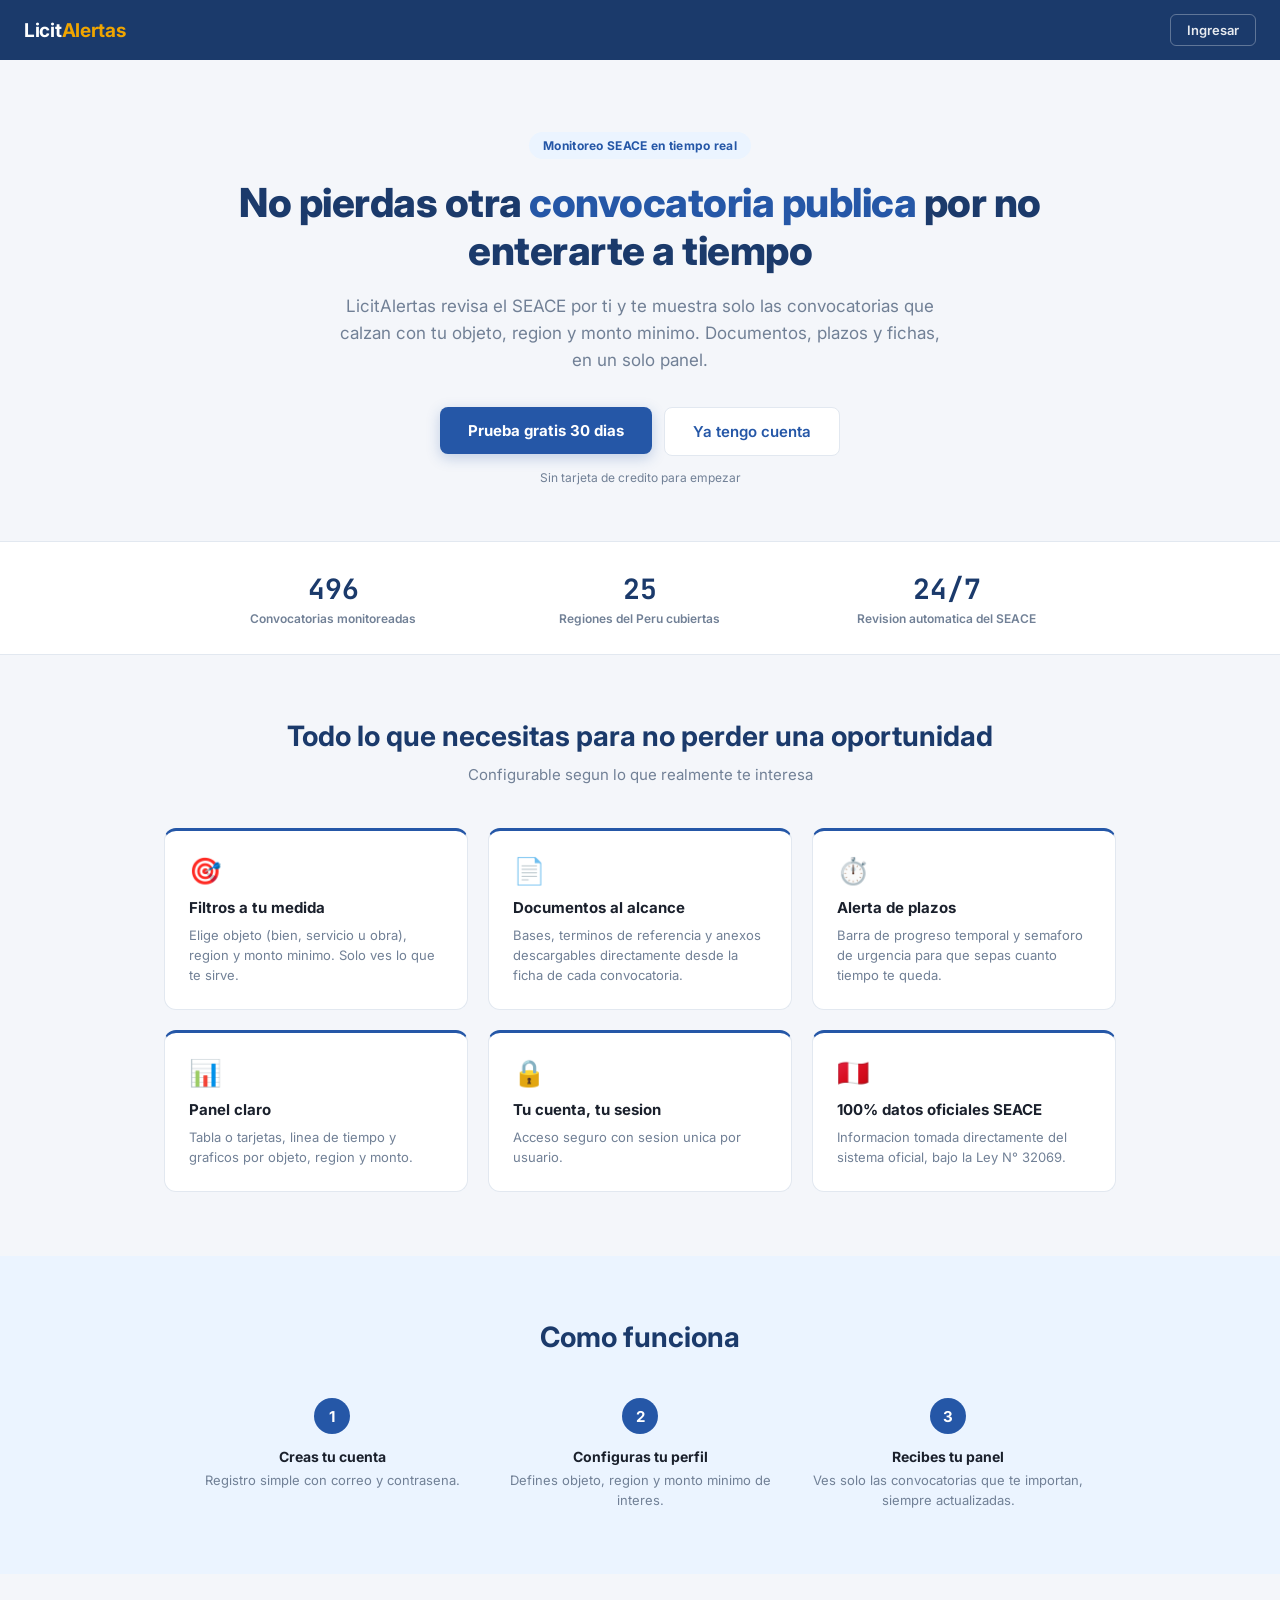
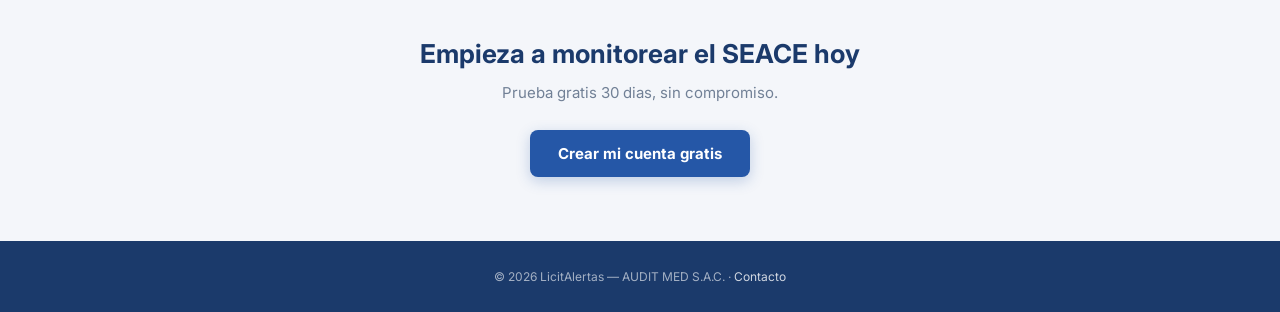
<file: landing.html>
<!DOCTYPE html>
<html lang="es">
<head>
<meta charset="UTF-8">
<meta name="viewport" content="width=device-width, initial-scale=1.0">
<title>LicitAlertas — Monitoreo automatico de convocatorias SEACE</title>
<meta name="description" content="LicitAlertas monitorea el SEACE peruano y te alerta de convocatorias segun tu objeto, region y monto. Prueba gratis.">
<style>
@import url('https://fonts.googleapis.com/css2?family=Inter:wght@400;500;600;700;800&family=JetBrains+Mono:wght@600;700&display=swap');

:root {
  --azul:     #1B3A6B;
  --azul-mid: #2557A7;
  --azul-lt:  #EBF4FF;
  --acento:   #F0A500;
  --fondo:    #F4F6FA;
  --blanco:   #FFFFFF;
  --borde:    #E2E8F0;
  --texto:    #1A202C;
  --muted:    #718096;
  --normal:   #276749;
}

* { box-sizing: border-box; margin: 0; padding: 0; }
body { font-family: 'Inter', sans-serif; background: var(--fondo); color: var(--texto); }
a { text-decoration: none; }

/* ── HEADER ── */
header {
  background: var(--azul);
  height: 60px;
  display: flex;
  align-items: center;
  justify-content: space-between;
  padding: 0 24px;
  position: sticky; top: 0; z-index: 100;
}
.logo { font-size: 19px; font-weight: 700; color: #fff; letter-spacing: -0.3px; }
.logo span { color: var(--acento); }
.btn-header-login {
  background: transparent; color: rgba(255,255,255,0.9);
  border: 1px solid rgba(255,255,255,0.3); border-radius: 6px;
  padding: 7px 16px; font-size: 13px; font-weight: 600;
  font-family: 'Inter', sans-serif;
}
.btn-header-login:hover { background: rgba(255,255,255,0.1); color: #fff; }

/* ── HERO ── */
.hero {
  max-width: 900px;
  margin: 0 auto;
  padding: 72px 24px 56px;
  text-align: center;
}
.hero-badge {
  display: inline-block;
  background: var(--azul-lt); color: var(--azul-mid);
  font-size: 12px; font-weight: 700;
  padding: 6px 14px; border-radius: 20px;
  margin-bottom: 20px; letter-spacing: 0.3px;
}
.hero h1 {
  font-size: 40px; font-weight: 800; line-height: 1.2;
  color: var(--azul); letter-spacing: -0.5px;
  margin-bottom: 18px;
}
.hero h1 span { color: var(--azul-mid); }
.hero p {
  font-size: 17px; color: var(--muted); line-height: 1.6;
  max-width: 620px; margin: 0 auto 32px;
}
.hero-ctas { display: flex; gap: 12px; justify-content: center; flex-wrap: wrap; }
.btn-primario {
  background: var(--azul-mid); color: #fff;
  border: none; border-radius: 8px;
  padding: 14px 28px; font-size: 15px; font-weight: 700;
  font-family: 'Inter', sans-serif; cursor: pointer;
  box-shadow: 0 4px 14px rgba(37,87,167,0.25);
}
.btn-primario:hover { background: var(--azul); }
.btn-secundario {
  background: var(--blanco); color: var(--azul-mid);
  border: 1px solid var(--borde); border-radius: 8px;
  padding: 14px 28px; font-size: 15px; font-weight: 600;
  font-family: 'Inter', sans-serif; cursor: pointer;
}
.btn-secundario:hover { background: var(--azul-lt); }
.hero-nota { font-size: 12px; color: var(--muted); margin-top: 14px; }

/* ── STATS BAR ── */
.stats-bar {
  background: var(--blanco);
  border-top: 1px solid var(--borde);
  border-bottom: 1px solid var(--borde);
  padding: 28px 24px;
}
.stats-bar-inner {
  max-width: 900px; margin: 0 auto;
  display: grid; grid-template-columns: repeat(3,1fr);
  gap: 20px; text-align: center;
}
.stat-num {
  font-size: 28px; font-weight: 700;
  font-family: 'JetBrains Mono', monospace;
  color: var(--azul);
}
.stat-lbl { font-size: 12px; color: var(--muted); margin-top: 4px; font-weight: 600; }

/* ── BENEFICIOS ── */
.beneficios {
  max-width: 1000px; margin: 0 auto;
  padding: 64px 24px;
}
.beneficios h2 {
  text-align: center; font-size: 28px; font-weight: 700;
  color: var(--azul); margin-bottom: 12px;
}
.beneficios-sub {
  text-align: center; font-size: 15px; color: var(--muted);
  margin-bottom: 44px;
}
.beneficios-grid {
  display: grid; grid-template-columns: repeat(auto-fit, minmax(260px,1fr));
  gap: 20px;
}
.beneficio-card {
  background: var(--blanco); border: 1px solid var(--borde);
  border-radius: 12px; padding: 24px;
  border-top: 3px solid var(--azul-mid);
}
.beneficio-icono { font-size: 26px; margin-bottom: 12px; }
.beneficio-card h3 {
  font-size: 15px; font-weight: 700; color: var(--texto);
  margin-bottom: 8px;
}
.beneficio-card p { font-size: 13px; color: var(--muted); line-height: 1.55; }

/* ── COMO FUNCIONA ── */
.como-funciona {
  background: var(--azul-lt);
  padding: 64px 24px;
}
.como-funciona-inner { max-width: 900px; margin: 0 auto; }
.como-funciona h2 {
  text-align: center; font-size: 28px; font-weight: 700;
  color: var(--azul); margin-bottom: 44px;
}
.pasos { display: grid; grid-template-columns: repeat(3,1fr); gap: 24px; }
.paso { text-align: center; }
.paso-num {
  width: 36px; height: 36px; border-radius: 50%;
  background: var(--azul-mid); color: #fff;
  font-weight: 700; font-size: 15px;
  display: flex; align-items: center; justify-content: center;
  margin: 0 auto 14px;
}
.paso h4 { font-size: 14px; font-weight: 700; margin-bottom: 6px; }
.paso p { font-size: 13px; color: var(--muted); line-height: 1.5; }

/* ── CTA FINAL ── */
.cta-final {
  max-width: 700px; margin: 0 auto;
  padding: 64px 24px; text-align: center;
}
.cta-final h2 {
  font-size: 26px; font-weight: 700; color: var(--azul);
  margin-bottom: 14px;
}
.cta-final p { font-size: 15px; color: var(--muted); margin-bottom: 28px; }

/* ── FOOTER ── */
footer {
  background: var(--azul); color: rgba(255,255,255,0.6);
  padding: 28px 24px; text-align: center; font-size: 12px;
}
footer a { color: rgba(255,255,255,0.8); }

@media (max-width: 700px) {
  .hero h1 { font-size: 28px; }
  .stats-bar-inner { grid-template-columns: 1fr; gap: 16px; }
  .pasos { grid-template-columns: 1fr; }
}
</style>
</head>
<body>

<header>
  <div class="logo">Licit<span>Alertas</span></div>
  <a href="login.html" class="btn-header-login">Ingresar</a>
</header>

<section class="hero">
  <div class="hero-badge">Monitoreo SEACE en tiempo real</div>
  <h1>No pierdas otra <span>convocatoria publica</span> por no enterarte a tiempo</h1>
  <p>LicitAlertas revisa el SEACE por ti y te muestra solo las convocatorias que calzan con tu objeto, region y monto minimo. Documentos, plazos y fichas, en un solo panel.</p>
  <div class="hero-ctas">
    <a href="login.html?tab=registro"><button class="btn-primario">Prueba gratis 30 dias</button></a>
    <a href="login.html"><button class="btn-secundario">Ya tengo cuenta</button></a>
  </div>
  <div class="hero-nota">Sin tarjeta de credito para empezar</div>
</section>

<div class="stats-bar">
  <div class="stats-bar-inner">
    <div>
      <div class="stat-num">496</div>
      <div class="stat-lbl">Convocatorias monitoreadas</div>
    </div>
    <div>
      <div class="stat-num">25</div>
      <div class="stat-lbl">Regiones del Peru cubiertas</div>
    </div>
    <div>
      <div class="stat-num">24/7</div>
      <div class="stat-lbl">Revision automatica del SEACE</div>
    </div>
  </div>
</div>

<section class="beneficios">
  <h2>Todo lo que necesitas para no perder una oportunidad</h2>
  <div class="beneficios-sub">Configurable segun lo que realmente te interesa</div>
  <div class="beneficios-grid">
    <div class="beneficio-card">
      <div class="beneficio-icono">🎯</div>
      <h3>Filtros a tu medida</h3>
      <p>Elige objeto (bien, servicio u obra), region y monto minimo. Solo ves lo que te sirve.</p>
    </div>
    <div class="beneficio-card">
      <div class="beneficio-icono">📄</div>
      <h3>Documentos al alcance</h3>
      <p>Bases, terminos de referencia y anexos descargables directamente desde la ficha de cada convocatoria.</p>
    </div>
    <div class="beneficio-card">
      <div class="beneficio-icono">⏱️</div>
      <h3>Alerta de plazos</h3>
      <p>Barra de progreso temporal y semaforo de urgencia para que sepas cuanto tiempo te queda.</p>
    </div>
    <div class="beneficio-card">
      <div class="beneficio-icono">📊</div>
      <h3>Panel claro</h3>
      <p>Tabla o tarjetas, linea de tiempo y graficos por objeto, region y monto.</p>
    </div>
    <div class="beneficio-card">
      <div class="beneficio-icono">🔒</div>
      <h3>Tu cuenta, tu sesion</h3>
      <p>Acceso seguro con sesion unica por usuario.</p>
    </div>
    <div class="beneficio-card">
      <div class="beneficio-icono">🇵🇪</div>
      <h3>100% datos oficiales SEACE</h3>
      <p>Informacion tomada directamente del sistema oficial, bajo la Ley N&deg; 32069.</p>
    </div>
  </div>
</section>

<section class="como-funciona">
  <div class="como-funciona-inner">
    <h2>Como funciona</h2>
    <div class="pasos">
      <div class="paso">
        <div class="paso-num">1</div>
        <h4>Creas tu cuenta</h4>
        <p>Registro simple con correo y contrasena.</p>
      </div>
      <div class="paso">
        <div class="paso-num">2</div>
        <h4>Configuras tu perfil</h4>
        <p>Defines objeto, region y monto minimo de interes.</p>
      </div>
      <div class="paso">
        <div class="paso-num">3</div>
        <h4>Recibes tu panel</h4>
        <p>Ves solo las convocatorias que te importan, siempre actualizadas.</p>
      </div>
    </div>
  </div>
</section>

<section class="cta-final">
  <h2>Empieza a monitorear el SEACE hoy</h2>
  <p>Prueba gratis 30 dias, sin compromiso.</p>
  <a href="login.html?tab=registro"><button class="btn-primario">Crear mi cuenta gratis</button></a>
</section>

<footer>
  &copy; 2026 LicitAlertas &mdash; AUDIT MED S.A.C. &middot; <a href="https://wa.me/51988600060">Contacto</a>
</footer>

</body>
</html>
</file>
